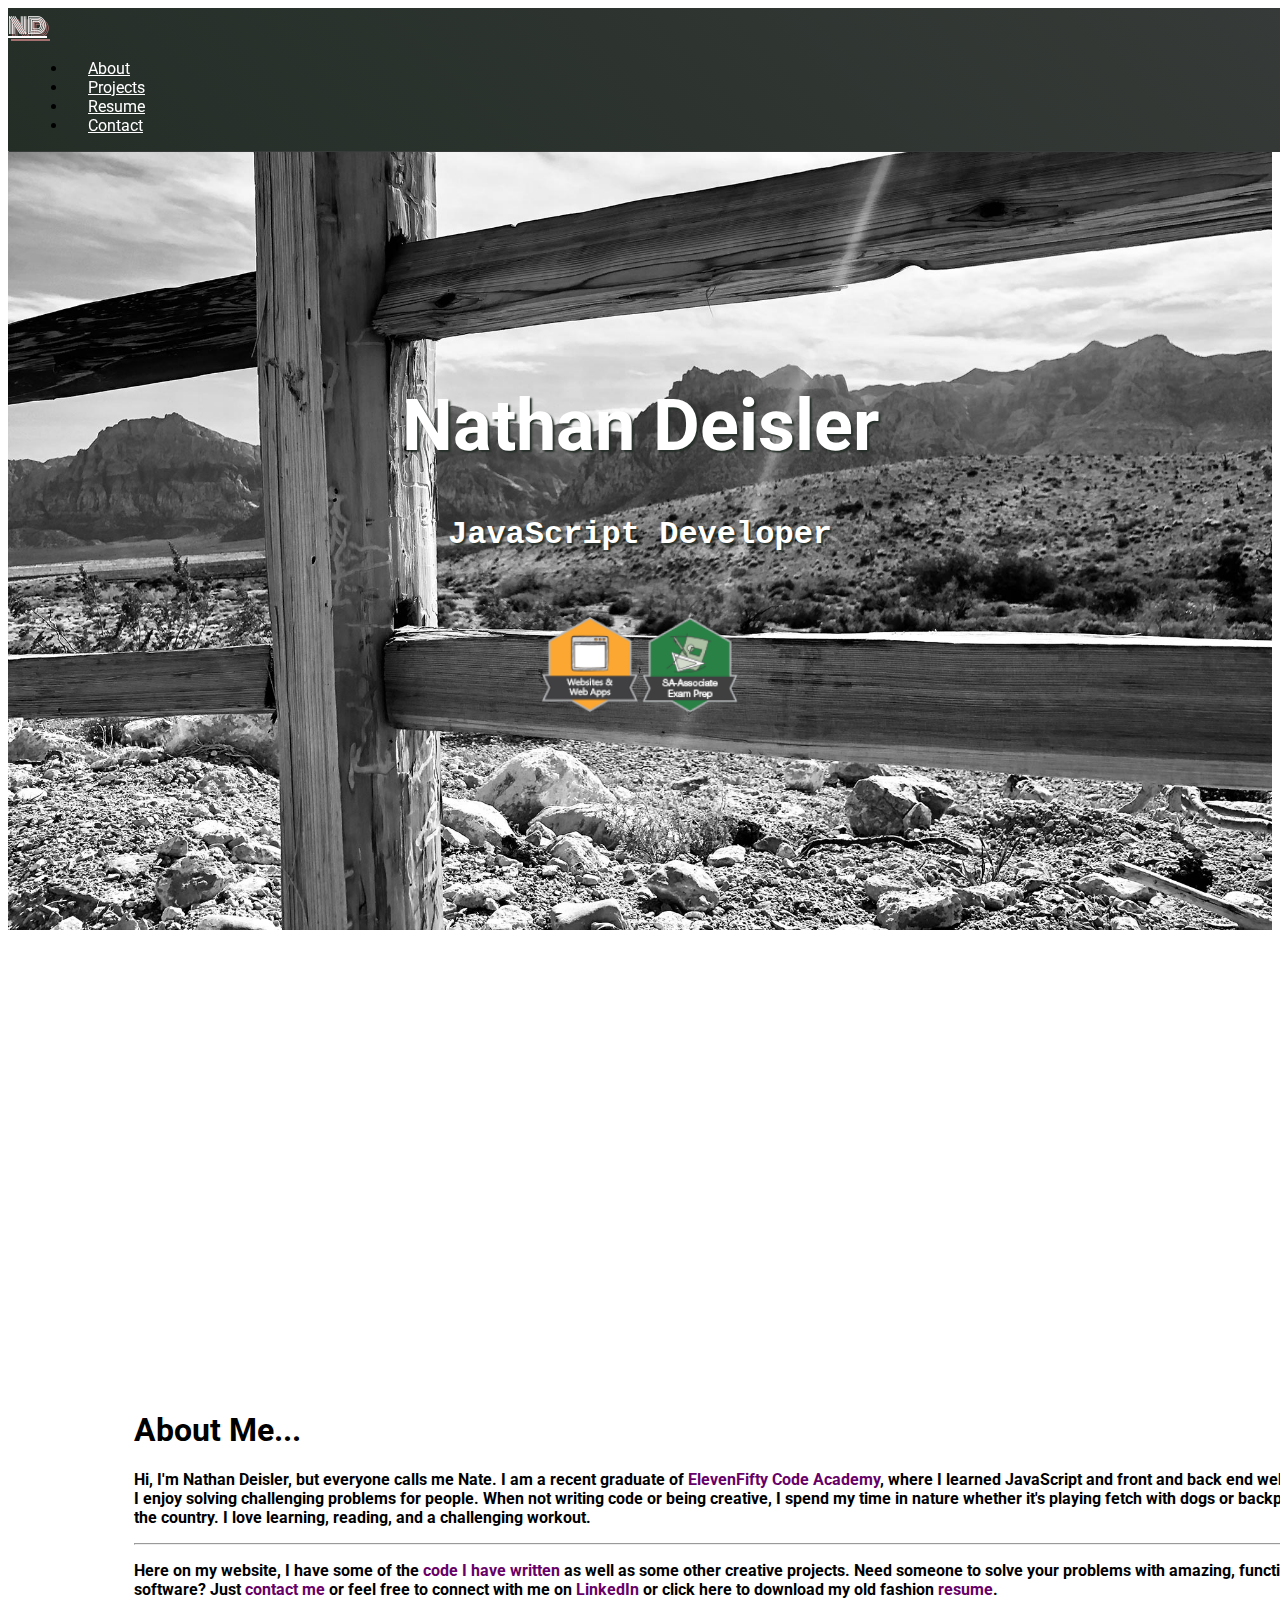
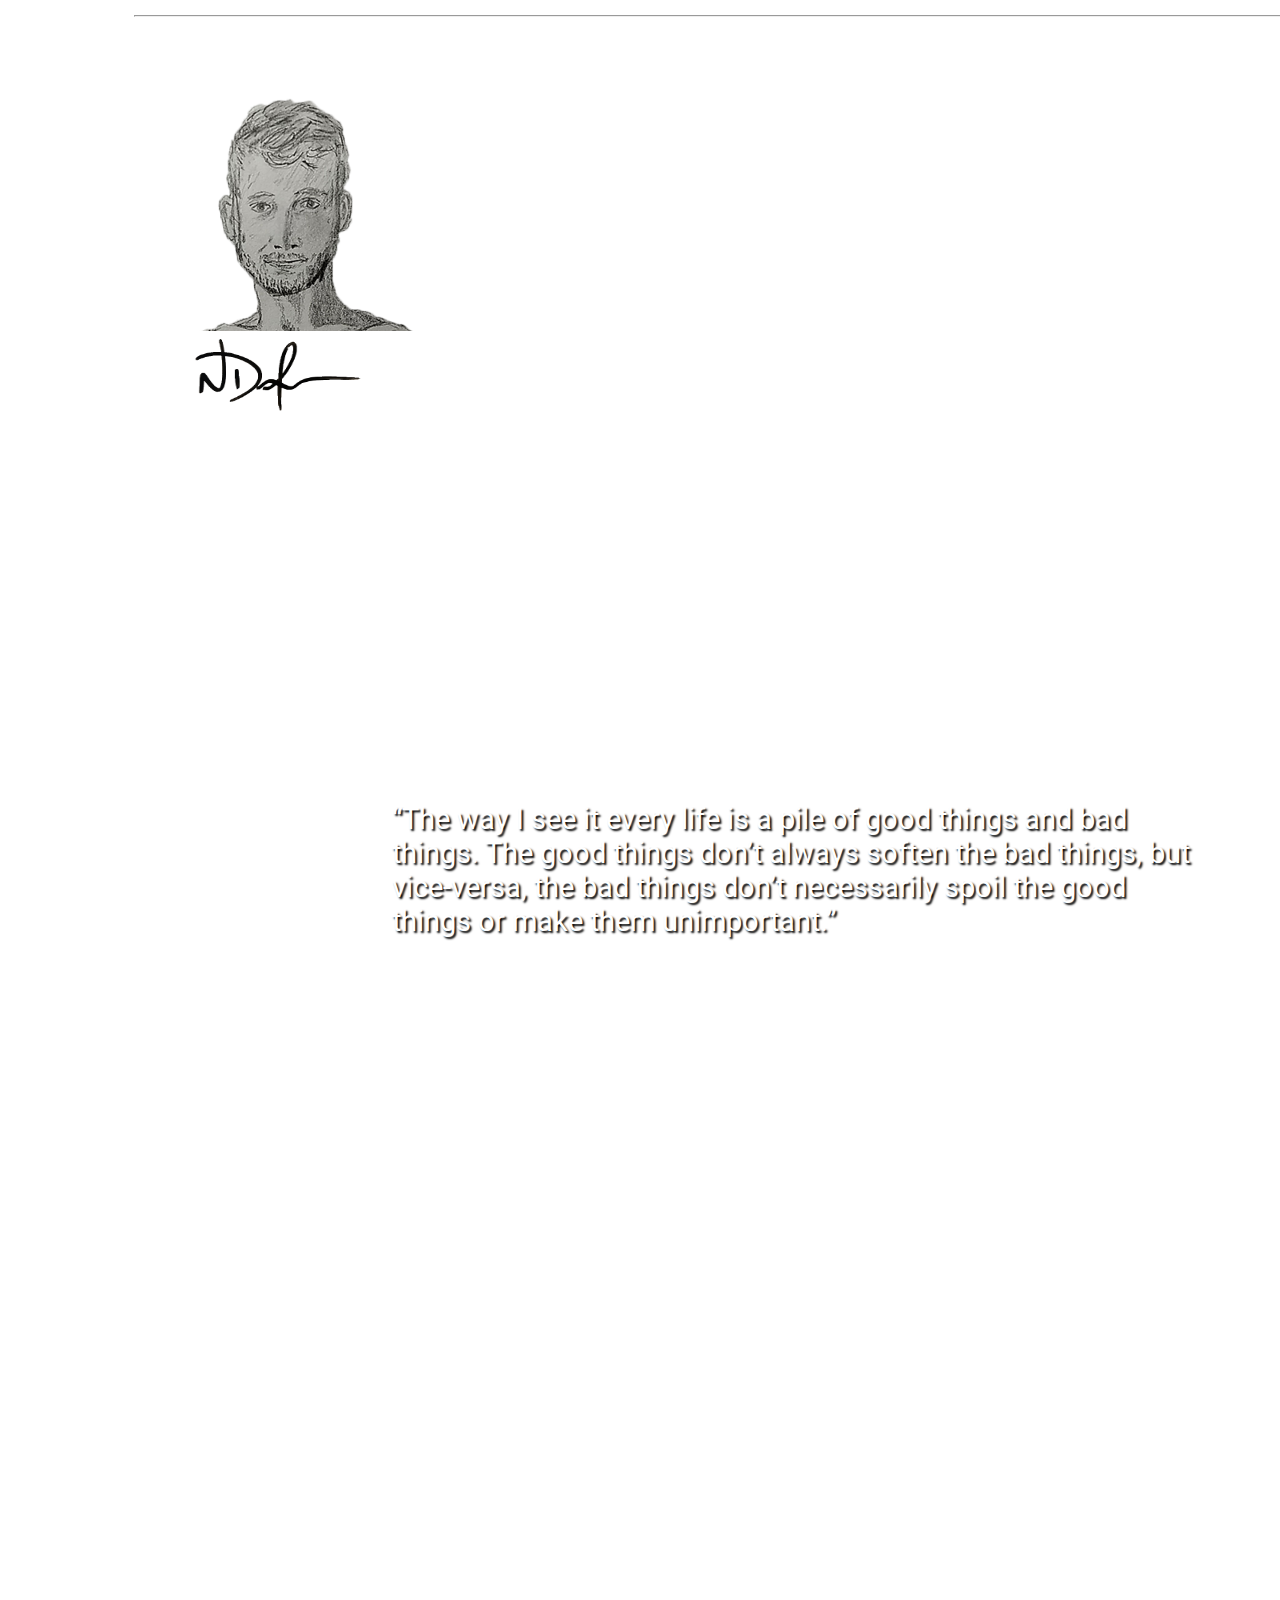
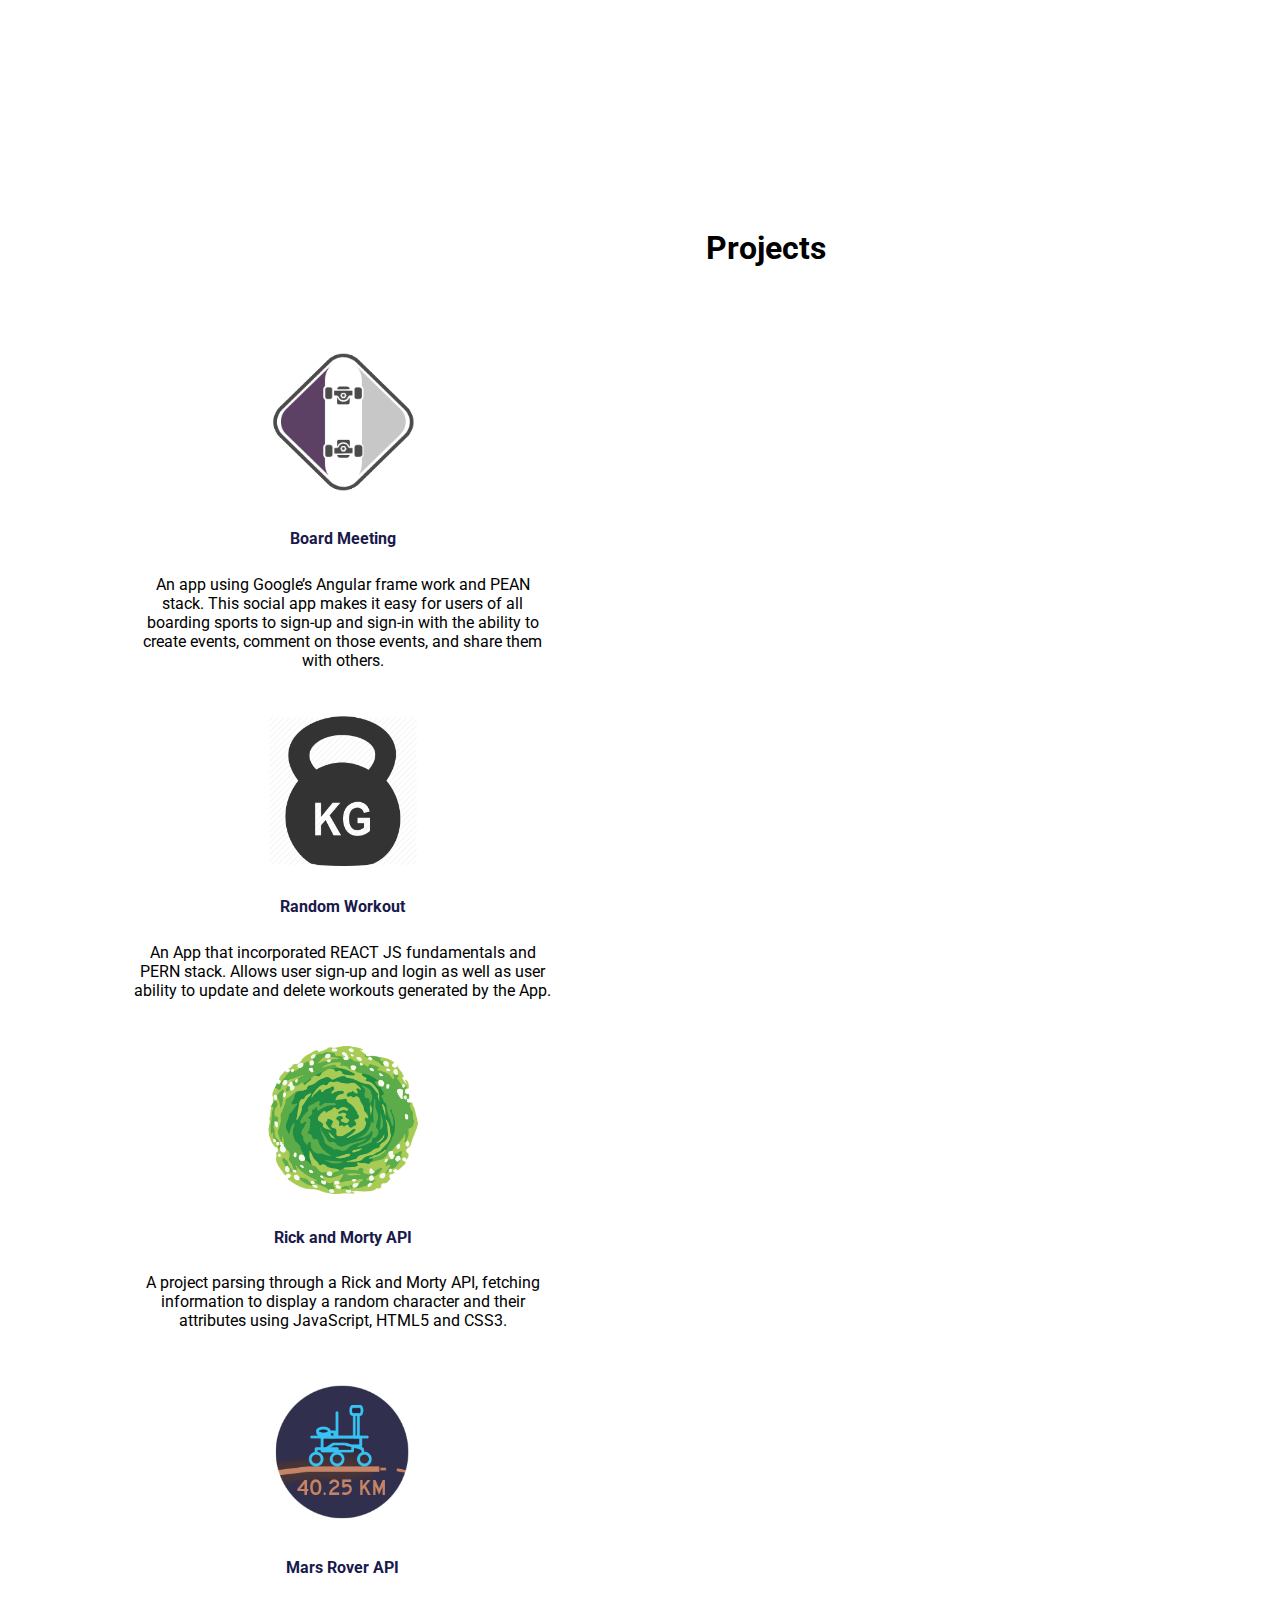
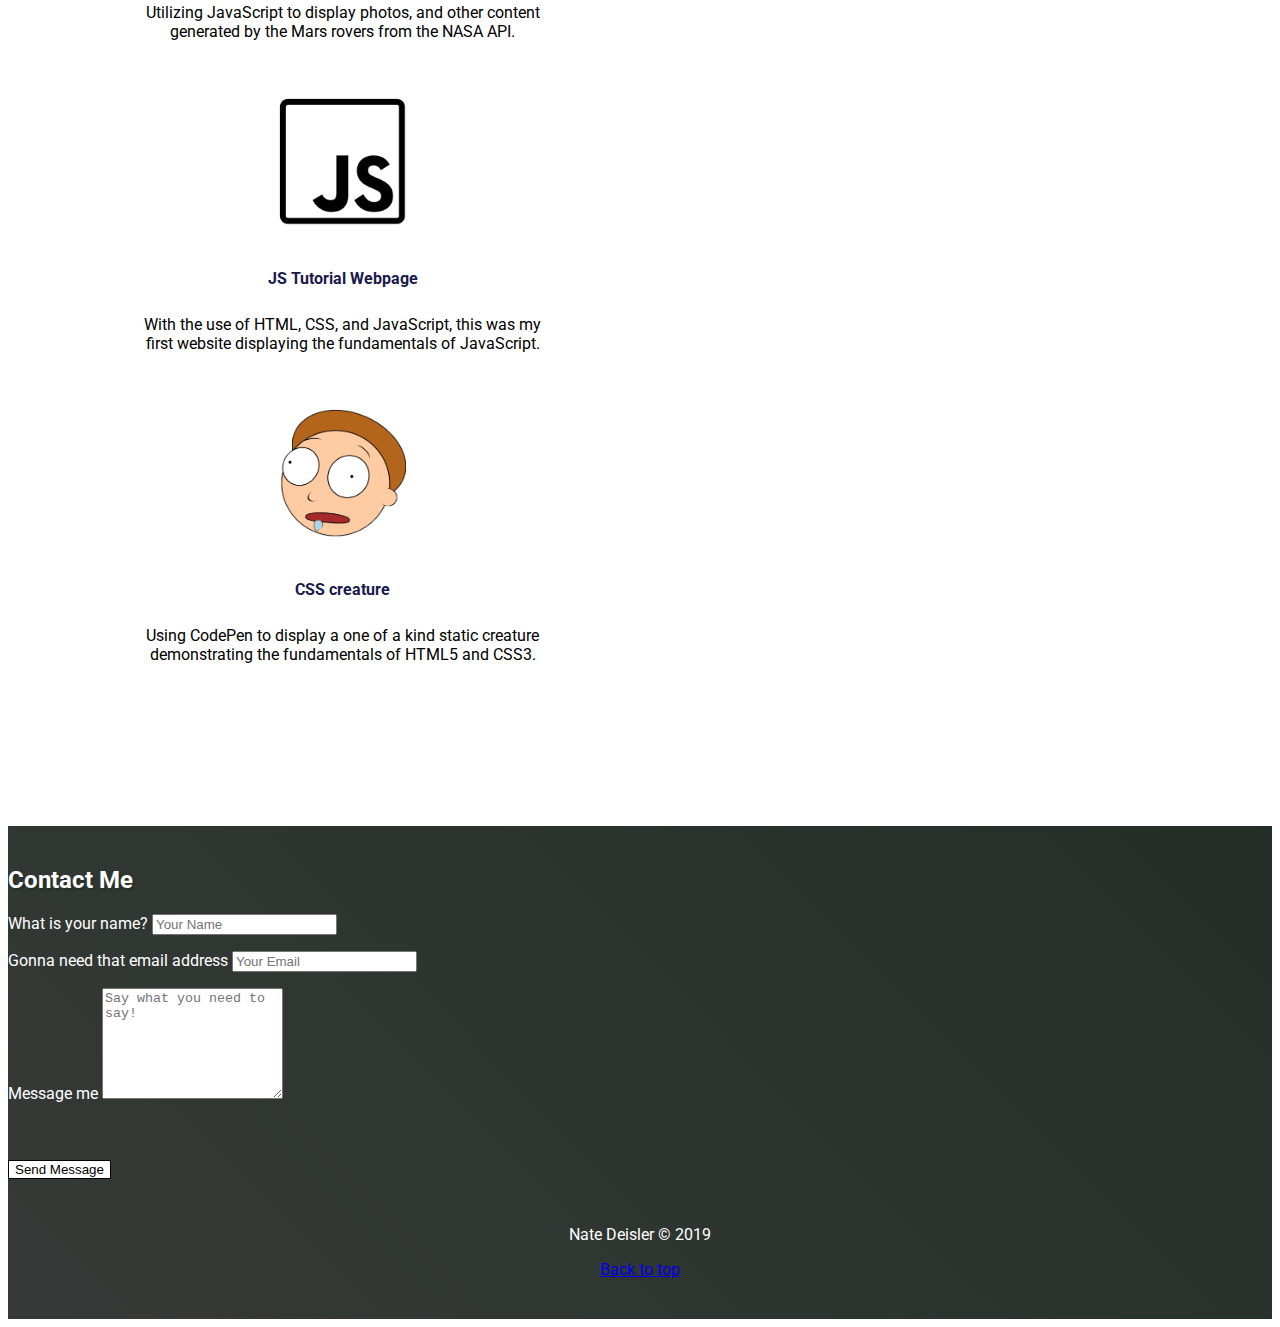
<file: index.html>
<!DOCTYPE html>
<html lang="en">
<head>
    <meta charset="UTF-8">
    <meta name="viewport" content="width=device-width, initial-scale=1.0">
    <meta http-equiv="X-UA-Compatible" content="ie=edge">
    <title>Nate Deisler</title>
    <link rel="shortcut icon" type="image/png" href="./assets/images/Screen Shot 2019-03-29 at 11.56.04 AM.png">
    <link rel="stylesheet" href="https://stackpath.bootstrapcdn.com/bootstrap/4.2.1/css/bootstrap.min.css" integrity="sha384-GJzZqFGwb1QTTN6wy59ffF1BuGJpLSa9DkKMp0DgiMDm4iYMj70gZWKYbI706tWS" crossorigin="anonymous">
    <link href="https://fonts.googleapis.com/css?family=Monoton" rel="stylesheet">
    <link href="https://fonts.googleapis.com/css?family=Mr+Dafoe" rel="stylesheet">

    <link href="https://fonts.googleapis.com/css?family=Roboto" rel="stylesheet">

    <link rel="stylesheet" href="css.1/main.css" type="text/css">
</head>
<body class="body">

    
    
        <nav id="navBar"class="navbar navbar-fixed-top navbar-expand-md navbar-dark bg-primary">
                <div class="d-flex w-50 order-0">
                    <a class="navbar-brand mr-1" href="#home">ND</a>
                    <!-- <button type="button" class="navbar-toggler ml-auto hidden-sm-up float-xs-right" data-toggle="collapse" data-target="#navbarResponsive" aria-expanded="false" aria-label="Toggle navigation"></button> -->
                    <button value="toggle" for="navbar collapse" class="navbar-toggler pull-right" type="button" data-toggle="collapse" data-target="#collapsingNavbar">
                        <span id="toggles" class="navbar-toggler-icon"><p>Toggle</p></span>
                    </button>
                </div>
                <div class="navbar-collapse collapse justify-content-center order-2" id="collapsingNavbar">
                    <ul class="navbar-nav">
                        <!-- <li class="nav-item active">
                            <a class="nav-link" href="#">Home</a>
                        </li> -->
                        <li class="nav-item">
                            <a class="nav-link" href="#aboutMe">About</a>
                        </li>
                        <li class="nav-item">
                            <a class="nav-link" href="#myProjects">Projects</a>
                        </li>
                        <li class="nav-item">
                                <a class="nav-link" href="./assets/JS Resume.pdf" target="_blank">Resume</a>
                        </li>
                        <li class="nav-item">
                                <a class="nav-link" href="#contact">Contact</a>
                        </li>
                    </ul>
                </div>
                <span class="navbar-text small text-truncate mt-1 w-50 text-left order-1 order-md-last"></span>
            </nav>

    <div class="parallax1">
        <div id="home"></div>
            <h1 class="parallaxh1">Nathan Deisler</h1>
            <h3 class="headerh2">JavaScript Developer</h3>
            
                <div class="parallax_cards">
                    <img class="aws" src="./assets/images/aws_web_application_badge.png" alt="Aws web application badge"> 
                    <img class="aws" src="./assets/images/sa_associate_examprep.png" alt="Solution Architech associate exam prep"> 
                </div>
            
    </div>


    <!-- <div class="parallax2">
        <h1 class="parallaxh2">"QUOTE"</h1>
    </div> -->


    <div id="aboutMe">
        <div class="jumbotron1">
            <div class="container">
                <div class="row">
                    <div class="col-lg-6 col-sm-12">
                        
                        <h1 class="h1">About Me...</h1>
                        <p>Hi, I'm Nathan Deisler, but everyone calls me Nate. I am a recent graduate of <a href="https://www.elevenfifty.org/" target="_black">ElevenFifty Code Academy</a>, where I learned JavaScript and front and back end 
                            web development. I enjoy solving challenging problems for people.
                            When not writing code or being creative, I spend my time in nature whether it's playing fetch with dogs or backpacking
                            around the country. I love learning, reading, and a challenging workout. 
                        </p>
                        <hr>
                        <p>Here on my website, I have some of the <a href="https://github.com/ndeisler?tab=repositories" target="_blank">code I have written</a> as well as some other creative projects. Need someone to solve your 
                            problems with amazing, functional web based software? Just <a href="#contact">contact me</a> or feel free to connect with me on 
                            <a href="http://www.linkedin.com/in/nathan-deisler" target="_blank">LinkedIn</a> or click here to download my old fashion <a href="./assets/JS Resume.pdf" target="_blank">resume</a>.
                        </p>
                        <hr>
                    </div>
                    
                    <div class="col-lg-6 col-sm-12">
                        <div class="text-center">
                            <figure>
                                <img class="me" src="assets/images/me3.png" alt="picture of me">
                                <figcaption><img src="assets/images/sign.png" alt="my signature"></figcaption>
                        </div>
                    </div>
                
                </div>
            </div>
            
        </div>

    <div class="parallax2">
        <div>
        <p class="pp">“The way I see it every life is a pile of good things and bad things. 
            The good things don’t always soften the bad things, but vice-versa, 
            the bad things don’t necessarily spoil the good things or make them unimportant.”</p>
        </div>
    </div>

    <div>
        <div class="jumbotron2">
            <div id="myProjects"></div>
            <h1 class="h1">Projects</h1>

        
            <div class="card-group">
                <div class="card border-light">
                    <a href="https://board-meeting-client.herokuapp.com/home" target="_blank"><img class="card-img-top" src="./assets/logo copy.png" alt="Card image cap"></a>
                    <div class="card-body">
                        <a href="https://board-meeting-client.herokuapp.com/home" target="_blank"><h5 class="card-title">Board Meeting</h5></a>
                        <p class="card-text">An app using Google’s Angular frame work and PEAN stack. This social app makes it 
                            easy for users of all boarding sports to sign-up and sign-in with the ability to create events, comment on those events, 
                            and share them with others.</p>

                        <!-- <a class="btn btn-secondary" href="https://github.com/ndeisler/challenges" target="_blank" role="button">Gold Badge Challenges</a> -->
                    </div>
                </div>
                <div class="card border-light">
                    <a href="https://random-workout-client.herokuapp.com" target="_blank"><img class="card-img-top" src="./assets/images/kettlebell.png" alt="Card image cap"></a>
                    <div class="card-body">
                        <a href="https://random-workout-client.herokuapp.com" target="_blank"><h5 class="card-title">Random Workout</h5></a>
                        <p class="card-text">An App that incorporated REACT
                                JS fundamentals and PERN stack. Allows user sign-up and login as
                                well as user ability to update and delete workouts generated by the
                                App.</p>
                        <!-- <a class="btn btn-secondary" href="https://github.com/ndeisler/challenges" target="_blank" role="button">Gold Badge Challenges</a> -->
                    </div>
                </div>
                <div class="card border-light">
                    <a href="https://c-137api.firebaseapp.com/?" target="_blank"><img class="card-img-top" src="./assets/images/portalcopy.png" alt="Card image cap"></a>
                    <div class="card-body">
                        <a href="https://c-137api.firebaseapp.com/?" target="_blank"><h5 class="card-title">Rick and Morty API</h5></a>
                        <p>A project parsing through a Rick and Morty
                                API, fetching information to display a random character and their
                                attributes using JavaScript, HTML5 and CSS3. </p>

                        <!-- <a class="btn btn-secondary" href="" target="_blank" role="button">Rick and Morty API</a> -->
                    </div>
                </div>
                <div class="card border-light">
                    <a href="https://ndeisler.github.io/marsRoverAPI/" target="_blank"><img class="card-img-top" src="./assets/images/opportunity.png" alt="Card image cap"></a>
                    <div class="card-body">
                        <a href="https://ndeisler.github.io/marsRoverAPI/" target="_blank"><h5 class="card-title">Mars Rover API</h5></a>
                        <p class="card-text"> Utilizing JavaScript to display photos, and other
                                content generated by the Mars rovers from the NASA API. </p>

                            <!-- <a class="btn btn-secondary" href="" target="_blank" role="button">Rick and Morty API</a> -->
                    </div>
                </div>
                    <div class="card border-light">
                        <a href="https://ndeisler.github.io/tutorial-website/"target="_blank"><img class="card-img-top" src="./assets/images/javascript.png" alt="Card image cap"></a>
                        <div class="card-body">
                            <a href="https://ndeisler.github.io/tutorial-website/" target="_blank"><h5 class="card-title">JS Tutorial Webpage</h5></a>
                        <p class="card-text">With the use of HTML, CSS, and JavaScript, this was my first website displaying the
                                fundamentals of JavaScript.</p>

                        <!-- <a class="btn btn-secondary" href="https://ndeisler.github.io/tutorial-website/" target="_blank" role="button">JS Tutorial Webpage</a> -->
                    </div>
                    </div>
                <div class="card border-light">    
                    <a href="https://codepen.io/ndeisler/pen/aPKZoX" target="_blank"><img class="card-img-top" src="./assets/images/morty.png" alt="Card image cap"></a>
                    <div class="card-body">
                        <a href="https://codepen.io/ndeisler/pen/aPKZoX" target="_blank"><h5 class="card-title">CSS creature</h5></a>
                        <p class="card-text">Using CodePen to display a one of a kind static creature
                                demonstrating the fundamentals of HTML5 and CSS3.</p>

                    </div>
                </div>
                <!-- <div class="card border-light">
                    <a href="https://github.com/ndeisler/challenges" target="_blank"><img class="card-img-top" src="./assets/images/github_600870.png" alt="Card image cap"></a>
                    <div class="card-body">
                        <a href="https://github.com/ndeisler/challenges" target="_blank"><h5 class="card-title">Challenges</h5></a>
                        <p class="card-text">A GitHub repo made of challenges provided by the Eleven Fifty instuctors, with a goal to help understand JavaScript fundamentals.</p> -->

                        <!-- <a class="btn btn-secondary" href="https://github.com/ndeisler/challenges" target="_blank" role="button">Gold Badge Challenges</a> -->
                    <!-- </div>
                </div> -->
                </div>
            </div>
    </div>


    <!--CONTACT INFO-->
    <secton id="contact">
        <div class="container-fluid">
            
                <div class="row">
                    <div class="col-lg-3 col-sm-1"></div>
                    <div class="col-lg col-sm-10">
                        <h2 class="text-center">Contact Me</h2>
                        <form action="https://formspree.io/nate.deisler@gmail.com" method="POST">
                            <div class="control-group">
                                <div class="form-group">
                                    <label for="name">What is your name?</label>
                                    <input
                                        type="text"
                                        class="form-control"
                                        placeholder="Your Name"
                                        id="name"
                                        required
                                        data-validation-required-message="Please enter your name"
                                        name="name"      
                                    ><p class="help-block text-danger"></p>
                                </div>
                            </div>
                            <div class="control-group">
                                <div class="form-group">
                                    <label for="email">Gonna need that email address</label>
                                    <input
                                        for="email address"
                                        type="email"
                                        class="form-control"
                                        placeholder="Your Email"
                                        id="email"
                                        required
                                        data-validation-required-message="Please enter your email"
                                        name="_replyto"
                                    ><p class="help-block text-danger"></p>
                                </div>
                            </div>
                            <div class="control-group">
                                <div class="form-group">
                                    <label for="message">Message me</label>
                                    <textarea
                                        
                                        class="form-control"
                                        rows="7"
                                        placeholder="Say what you need to say!"
                                        id="message"
                                        required
                                        data-validation-required-message="Please leave a message"
                                        name="message"
                                    ></textarea>
                                    <p class="help-block text-danger"></p>
                                </div>
                            </div>
                            <div class="text-center">
                                <!-- <div id="success"></div> -->
                                <button for="sending message" type="submit" class="btn btn-lg btn-black">Send Message</button>
                            </div>
                        </form> 
                    </div>
                    <div class="col-lg-3 col-sm-1"></div>
                    
                </div>
                <footer id="footer">
                        <p>Nate Deisler &copy; 2019</p>
                        <a href="#home">Back to top</a>
                </footer>
        </div>
    </secton>

    <script src="https://code.jquery.com/jquery-3.3.1.slim.min.js" integrity="sha384-q8i/X+965DzO0rT7abK41JStQIAqVgRVzpbzo5smXKp4YfRvH+8abtTE1Pi6jizo" crossorigin="anonymous"></script>
    <script src="https://cdnjs.cloudflare.com/ajax/libs/popper.js/1.14.6/umd/popper.min.js" integrity="sha384-wHAiFfRlMFy6i5SRaxvfOCifBUQy1xHdJ/yoi7FRNXMRBu5WHdZYu1hA6ZOblgut" crossorigin="anonymous"></script>
    <script src="https://stackpath.bootstrapcdn.com/bootstrap/4.2.1/js/bootstrap.min.js" integrity="sha384-B0UglyR+jN6CkvvICOB2joaf5I4l3gm9GU6Hc1og6Ls7i6U/mkkaduKaBhlAXv9k" crossorigin="anonymous"></script>
</body>
</html>
</file>
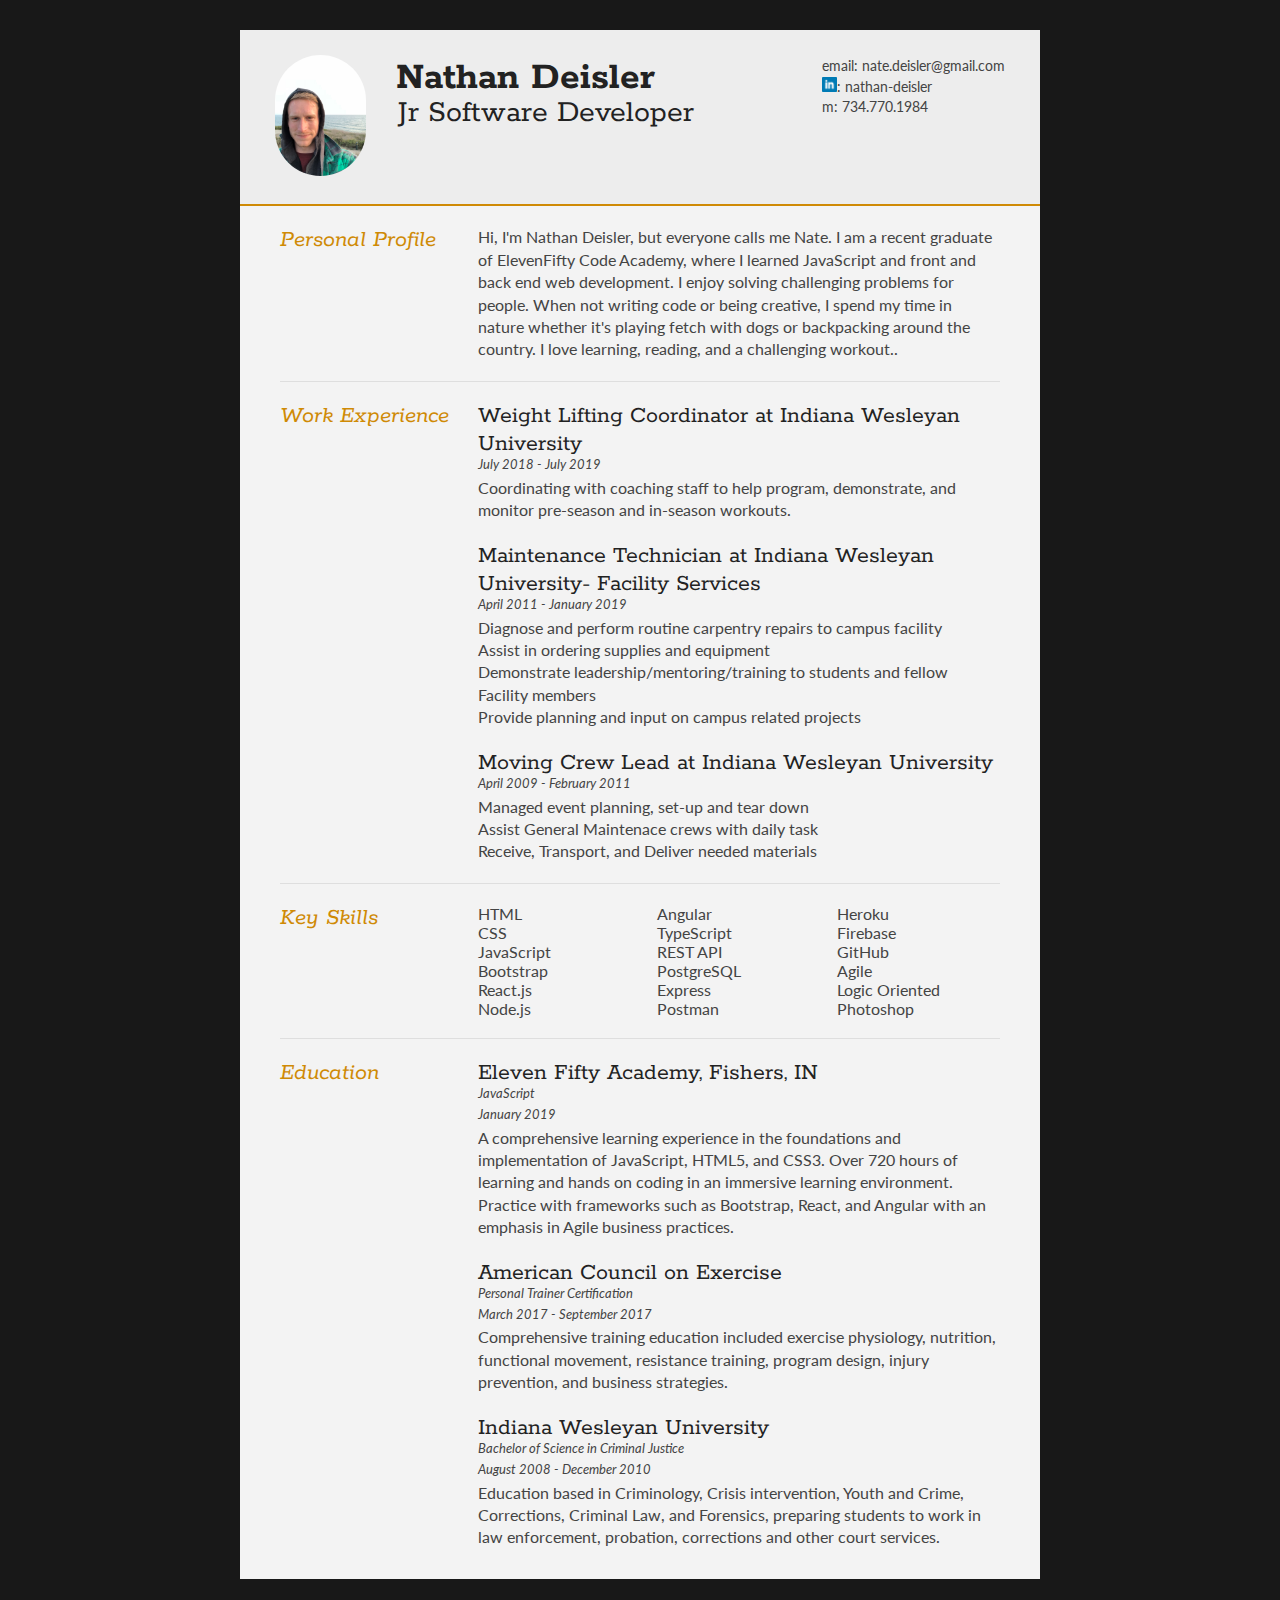
<file: resume.html>
<!DOCTYPE html>
<html>
<head>
<title>Nathan Deisler Resume</title>

<meta name="viewport" content="width=device-width"/>
<meta name="description" content="The Curriculum Vitae of Joe Bloggs."/>
<meta charset="UTF-8"> 

<link type="text/css" rel="stylesheet" href="./css.1/resume.css">
<link href='http://fonts.googleapis.com/css?family=Rokkitt:400,700|Lato:400,300' rel='stylesheet' type='text/css'>

<!--[if lt IE 9]>
<script src="//html5shiv.googlecode.com/svn/trunk/html5.js"></script>
<![endif]-->
</head>



<body id="top">


<div id="cv" class="instaFade">
	<div class="mainDetails">
		<div id="headshot" class="quickFade">
			<img src="./assets/images/IMG_1948.JPG" alt="Nathan Deisler" />
		</div>
		
		<div id="name">
			<h1 class="quickFade delayTwo">Nathan Deisler</h1>
			<h2 class="quickFade delayThree">Jr Software Developer</h2>
		</div>
		
		<div id="contactDetails" class="quickFade delayFour">
			<ul>
				<li>email: <a href="mailto:nate.deisler@gmail.com" target="_blank">nate.deisler@gmail.com</a></li>
				<li><img class="linkedInIcon" src="./assets/images/linkinicon.png">: <a href="https://www.linkedin.com/in/deisler-nate-833350a6">nathan-deisler</a></li>
				<li>m: 734.770.1984</li>
			</ul>
		</div>
		<div class="clear"></div>
	</div>
	
	<div id="mainArea" class="quickFade delayFive">
		<section>
			<article>
				<div class="sectionTitle">
					<h1>Personal Profile</h1>
				</div>
				
				<div class="sectionContent">
					<p>Hi, I'm Nathan Deisler, but everyone calls me Nate. I am a recent graduate of ElevenFifty Code Academy, where I learned JavaScript and front and back end web development. I enjoy solving challenging problems for people. When not writing code or being creative, I spend my time in nature whether it's playing fetch with dogs or backpacking around the country. I love learning, reading, and a challenging workout..</p>
				</div>
			</article>
			<div class="clear"></div>
		</section>
		
		
		<section>
            
			
			<div class="sectionTitle">
				<h1>Work Experience</h1>
			</div>
			
			<div class="sectionContent">
				<h2>Weight Lifting Coordinator at Indiana Wesleyan University</h2>
				<p class="subDetails">July 2018 - July 2019 </p>
				<p>Coordinating with coaching staff to help program, demonstrate, and monitor pre-season and in-season workouts.</p>
			</div>
			<div class="sectionContent">
				<article>
					<h2>Maintenance Technician at Indiana Wesleyan University- Facility Services</h2>
					<p class="subDetails">April 2011 - January 2019</p>
					<p>Diagnose and perform routine carpentry repairs to campus facility<br>
                            Assist in ordering supplies and equipment<br>
                            Demonstrate leadership/mentoring/training to students and fellow Facility members<br>
                            Provide planning and input on campus related projects</p>
				</article>
				
				<article>
					<h2>Moving Crew Lead at Indiana Wesleyan University</h2>
					<p class="subDetails">April 2009 - February 2011</p>
					<p>Managed event planning, set-up and tear down<br>
                            Assist General Maintenace crews with daily task<br>
                            Receive, Transport, and Deliver needed materials</p>
				</article>
				
				<!-- <article>
					<h2>Foodtown Pharmacy</h2>
					<p class="subDetails">June 2006 - August 2008</p>
					<p>Provided prescriptions to the public and retirement communities<br>
                            Supervised intake orders and delivered medication</p>
				</article> -->
			</div>
			<div class="clear"></div>
		</section>
		
		
		<section>
			<div class="sectionTitle">
				<h1>Key Skills</h1>
			</div>
			
			<div class="sectionContent">
				<ul class="keySkills">
					<li>HTML</li>
					<li>CSS</li>
					<li>JavaScript</li>
					<li>Bootstrap</li>
					<li>React.js</li>
					<li>Node.js</li>
					<li>Angular</li>
					<li>TypeScript</li>
					<li>REST API</li>
					<li>PostgreSQL</li>
					<li>Express</li>
					<li>Postman</li>
					<li>Heroku</li>
					<li>Firebase</li>
					<li>GitHub</li>
					<li>Agile</li>
					<li>Logic Oriented</li>
					<li>Photoshop</li>
					
					
				</ul>
			</div>
			<div class="clear"></div>
		</section>
		
		
		<section>
			<div class="sectionTitle">
				<h1>Education</h1>
			</div>
			
			<div class="sectionContent">
				<articel>
						<h2>Eleven Fifty Academy, Fishers, IN</h2>
						<p class="subDetails">JavaScript</p>
						<p class="subDetails">January 2019</p>
						<p>A comprehensive learning experience in the foundations and implementation of JavaScript, HTML5, and CSS3. Over 720 hours of learning and hands on coding in an immersive learning environment. Practice with frameworks such as Bootstrap, React, and Angular with an emphasis in Agile business practices.</p>
				</articel>
				<article>
					<h2>American Council on Exercise</h2>
                    <p class="subDetails">Personal Trainer Certification</p>
                    <p class="subDetails">March 2017 - September 2017</p>
					<p>Comprehensive training education included exercise physiology, nutrition, functional movement, resistance training, program design, injury prevention, and business strategies.</p>
				</article>
				
				<article>
					<h2>Indiana Wesleyan University</h2>
                    <p class="subDetails">Bachelor of Science in Criminal Justice</p>
                    <p class="subDetails">August 2008 - December 2010</p>
					<p>Education based in Criminology, Crisis intervention, Youth and Crime, Corrections, Criminal Law, and Forensics, preparing students to work in law enforcement, probation, corrections and other court services.</p>
				</article>
			</div>
			<div class="clear"></div>
		</section>
		
	</div>
</div>
<script type="text/javascript">
var gaJsHost = (("https:" == document.location.protocol) ? "https://ssl." : "http://www.");
document.write(unescape("%3Cscript src='" + gaJsHost + "google-analytics.com/ga.js' type='text/javascript'%3E%3C/script%3E"));
</script>
<script type="text/javascript">
var pageTracker = _gat._getTracker("UA-3753241-1");
pageTracker._initData();
pageTracker._trackPageview();
</script>
</body>
</html>
</file>
<file: css.1/main.css>
/* Imports in order of your webpage flow */

@import "variables.css";
@import "body.css";
@import "navbar.css";
@import "header.css";
@import "about.css";
@import "projects.css";
@import "contact.css";
@import "footer.css";
/* @import "resume.css"; */
</file>
<file: css.1/resume.css>
html,body,div,span,object,iframe,h1,h2,h3,h4,h5,h6,p,blockquote,pre,abbr,address,cite,code,del,dfn,em,img,ins,kbd,q,samp,small,strong,sub,sup,var,b,i,dl,dt,dd,ol,ul,li,fieldset,form,label,legend,table,caption,tbody,tfoot,thead,tr,th,td,article,aside,canvas,details,figcaption,figure,footer,header,hgroup,menu,nav,section,summary,time,mark,audio,video {
    border:0;
    font:inherit;
    font-size:100%;
    margin:0;
    padding:0;
    vertical-align:baseline;
    }
    
    article,aside,details,figcaption,figure,footer,header,hgroup,menu,nav,section {
    display:block;
    }
    
    html, body {background: #181818; font-family: 'Lato', helvetica, arial, sans-serif; font-size: 16px; color: #222;}
    
    .clear {clear: both;}
    
    img.linkedInIcon {
        
        width: 15px;
        height: auto;
    }
    
    p {
        font-size: 1em;
        line-height: 1.4em;
        margin-bottom: 20px;
        color: #444;
    }
    
    #cv {
        width: 90%;
        max-width: 800px;
        background: #f3f3f3;
        margin: 30px auto;
    }
    
    .mainDetails {
        padding: 25px 35px;
        border-bottom: 2px solid #cf8a05;
        background: #ededed;
    }
    
    #name h1 {
        font-size: 2.5em;
        font-weight: 700;
        font-family: 'Rokkitt', Helvetica, Arial, sans-serif;
        margin-bottom: -6px;
    }
    
    #name h2 {
        font-size: 2em;
        margin-left: 2px;
        font-family: 'Rokkitt', Helvetica, Arial, sans-serif;
    }
    
    #mainArea {
        padding: 0 40px;
    }
    
    #headshot {
        width: 12.5%;
        float: left;
        margin-right: 30px;
    }
    
    #headshot img {
        width: 100%;
        height: auto;
        -webkit-border-radius: 50px;
        border-radius: 50px;
    }
    
    #name {
        float: left;
    }
    
    #contactDetails {
        float: right;
    }
    
    #contactDetails ul {
        list-style-type: none;
        font-size: 0.9em;
        margin-top: 2px;
    }
    
    #contactDetails ul li {
        margin-bottom: 3px;
        color: #444;
    }
    
    #contactDetails ul li a, a[href^=tel] {
        color: #444; 
        text-decoration: none;
        -webkit-transition: all .3s ease-in;
        -moz-transition: all .3s ease-in;
        -o-transition: all .3s ease-in;
        -ms-transition: all .3s ease-in;
        transition: all .3s ease-in;
    }
    
    #contactDetails ul li a:hover { 
        color: #cf8a05;
    }
    
    
    section {
        border-top: 1px solid #dedede;
        padding: 20px 0 0;
    }
    
    section:first-child {
        border-top: 0;
    }
    
    section:last-child {
        padding: 20px 0 10px;
    }
    
    .sectionTitle {
        float: left;
        width: 25%;
    }
    
    .sectionContent {
        float: right;
        width: 72.5%;
    }
    
    .sectionTitle h1 {
        font-family: 'Rokkitt', Helvetica, Arial, sans-serif;
        font-style: italic;
        font-size: 1.5em;
        color: #cf8a05;
    }
    
    .sectionContent h2 {
        font-family: 'Rokkitt', Helvetica, Arial, sans-serif;
        font-size: 1.5em;
        margin-bottom: -2px;
    }
    
    .subDetails {
        font-size: 0.8em;
        font-style: italic;
        margin-bottom: 3px;
    }
    
    .keySkills {
        list-style-type: none;
        -moz-column-count:3;
        -webkit-column-count:3;
        column-count:3;
        margin-bottom: 20px;
        font-size: 1em;
        color: #444;
    }
    
    .keySkills ul li {
        margin-bottom: 3px;
    }
    
    @media all and (min-width: 602px) and (max-width: 800px) {
        #headshot {
            display: none;
        }
        
        .keySkills {
        -moz-column-count:2;
        -webkit-column-count:2;
        column-count:2;
        }
    }
    
    @media all and (max-width: 601px) {
        #cv {
            width: 95%;
            margin: 10px auto;
            min-width: 280px;
        }
        
        #headshot {
            display: none;
        }
        
        #name, #contactDetails {
            float: none;
            width: 100%;
            text-align: center;
        }
        
        .sectionTitle, .sectionContent {
            float: none;
            width: 100%;
        }
        
        .sectionTitle {
            margin-left: -2px;
            font-size: 1.25em;
        }
        
        .keySkills {
            -moz-column-count:2;
            -webkit-column-count:2;
            column-count:2;
        }
    }
    
    @media all and (max-width: 480px) {
        .mainDetails {
            padding: 15px 15px;
        }
        
        section {
            padding: 15px 0 0;
        }
        
        #mainArea {
            padding: 0 25px;
        }
    
        
        .keySkills {
        -moz-column-count:1;
        -webkit-column-count:1;
        column-count:1;
        }
        
        #name h1 {
            line-height: .8em;
            margin-bottom: 4px;
        }
    }
    
    @media print {
        #cv {
            width: 100%;
        }
    }
    
    @-webkit-keyframes reset {
        0% {
            opacity: 0;
        }
        100% {
            opacity: 0;
        }
    }
    
    @-webkit-keyframes fade-in {
        0% {
            opacity: 0;
        }
        40% {
            opacity: 0;
        }
        100% {
            opacity: 1;
        }
    }
    
    @-moz-keyframes reset {
        0% {
            opacity: 0;
        }
        100% {
            opacity: 0;
        }
    }
    
    @-moz-keyframes fade-in {
        0% {
            opacity: 0;
        }
        40% {
            opacity: 0;
        }
        100% {
            opacity: 1;
        }
    }
    
    @keyframes reset {
        0% {
            opacity: 0;
        }
        100% {
            opacity: 0;
        }
    }
    
    @keyframes fade-in {
        0% {
            opacity: 0;
        }
        40% {
            opacity: 0;
        }
        100% {
            opacity: 1;
        }
    }
    
    .instaFade {
        -webkit-animation-name: reset, fade-in;
        -webkit-animation-duration: 1.5s;
        -webkit-animation-timing-function: ease-in;
        
        -moz-animation-name: reset, fade-in;
        -moz-animation-duration: 1.5s;
        -moz-animation-timing-function: ease-in;
        
        animation-name: reset, fade-in;
        animation-duration: 1.5s;
        animation-timing-function: ease-in;
    }
    
    .quickFade {
        -webkit-animation-name: reset, fade-in;
        -webkit-animation-duration: 2.5s;
        -webkit-animation-timing-function: ease-in;
        
        -moz-animation-name: reset, fade-in;
        -moz-animation-duration: 2.5s;
        -moz-animation-timing-function: ease-in;
        
        animation-name: reset, fade-in;
        animation-duration: 2.5s;
        animation-timing-function: ease-in;
    }
     
    .delayOne {
        -webkit-animation-delay: 0, .5s;
        -moz-animation-delay: 0, .5s;
        animation-delay: 0, .5s;
    }
    
    .delayTwo {
        -webkit-animation-delay: 0, 1s;
        -moz-animation-delay: 0, 1s;
        animation-delay: 0, 1s;
    }
    
    .delayThree {
        -webkit-animation-delay: 0, 1.5s;
        -moz-animation-delay: 0, 1.5s;
        animation-delay: 0, 1.5s;
    }
    
    .delayFour {
        -webkit-animation-delay: 0, 2s;
        -moz-animation-delay: 0, 2s;
        animation-delay: 0, 2s;
    }
    
    .delayFive {
        -webkit-animation-delay: 0, 2.5s;
        -moz-animation-delay: 0, 2.5s;
        animation-delay: 0, 2.5s;
    }
</file>
